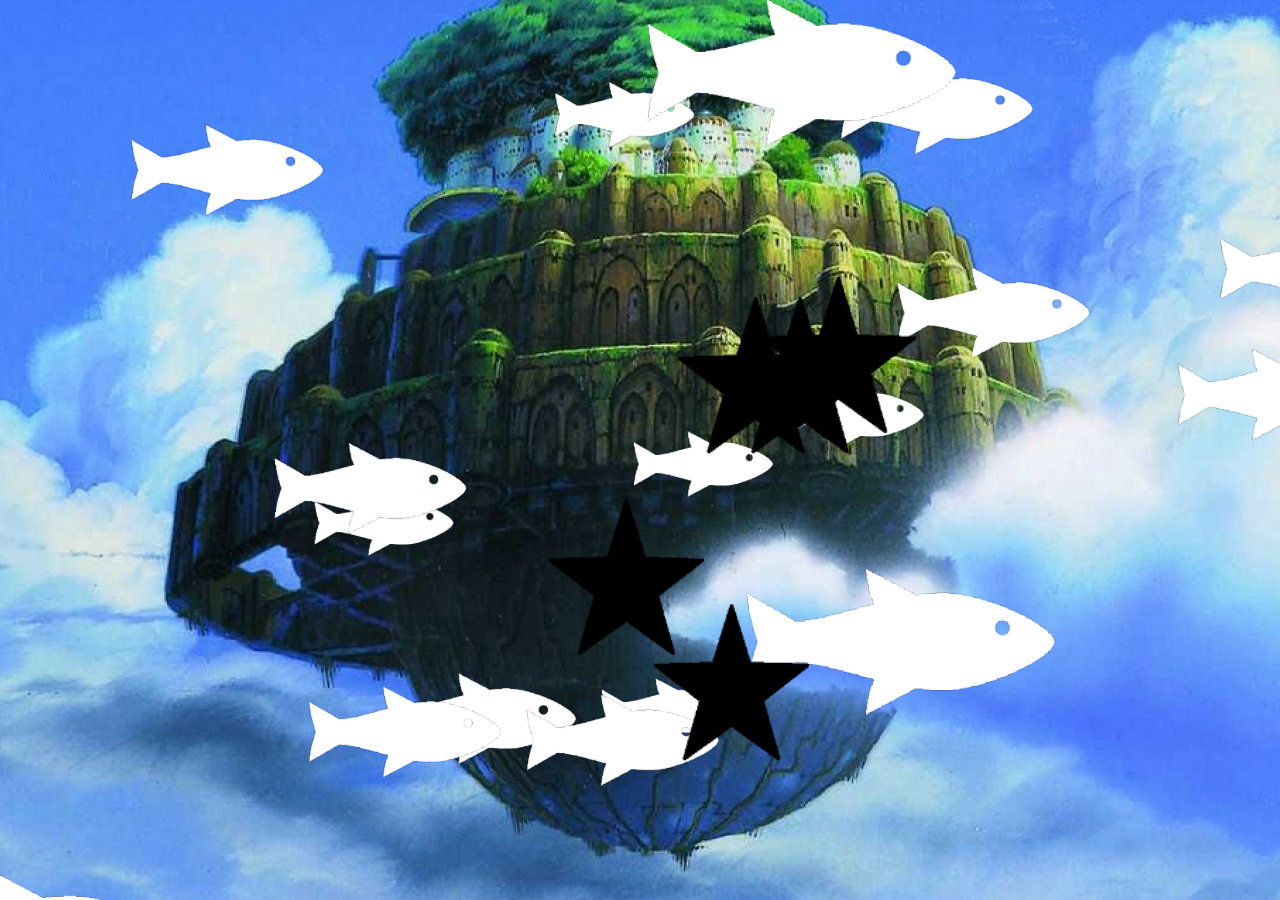
<file: index.html>
<!doctype html>
<html>
    <head>
        <meta charset="utf-8">
        <title>katen</title>
        <link rel="stylesheet" href="main.css">
        <script src="./jquery-3.3.1.min.js"></script>
        <script src="./three.min.js"></script>
        <script src="./pixi.min.js"></script>
        <!-- <script src="./TrackballControls.js"></script> -->
    </head>
    <body>
        <div id="pixiview" class="canvas-wrapper"><canvas class="threejs"></canvas></div>
        <script src="back.js"></script>
        <script src="main.js"></script>
    </body>
</html>
</file>
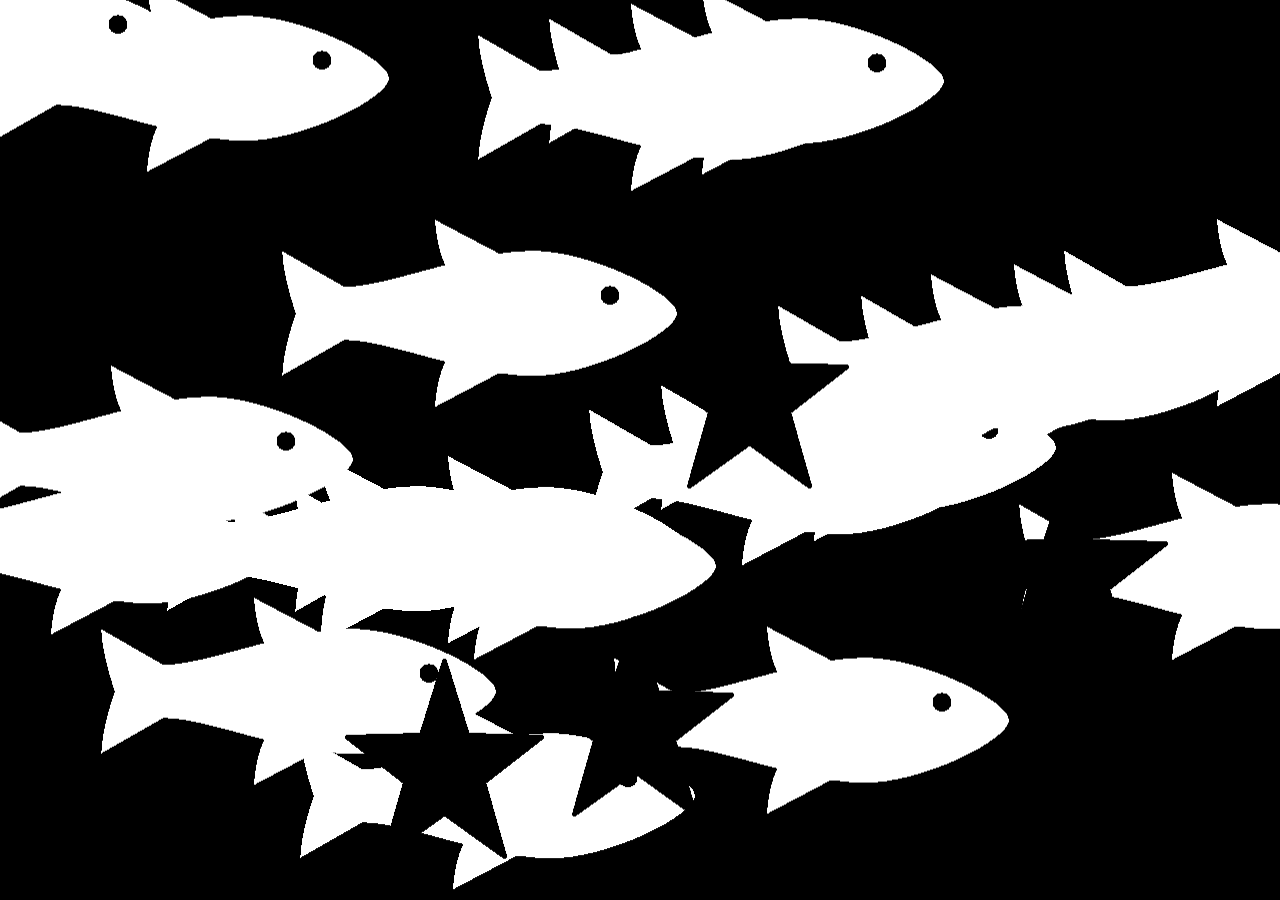
<file: test.html>
<!doctype html>
<html>
    <head>
        <meta charset="utf-8">
        <title>danmaku</title>
        <link rel="stylesheet" href="main.css">
        <script src="./jquery-3.3.1.min.js"></script>
        <script src="./pixi.min.js"></script>
    </head>
    <body>
        <div id="pixiview" class="canvas-wrapper"></div>
        <script src="test.js"></script>
    </body>
</html>
</file>
<file: main.css>
body {
    margin: 0;
    padding: 0;
    overflow: hidden;
}

.canvas-wrapper {
    position: relative;
}
.canvas-wrapper canvas {
    position: absolute;
    top: 0;
    left: 0;
}

.threejs{
    z-index: 5;
}
</file>
